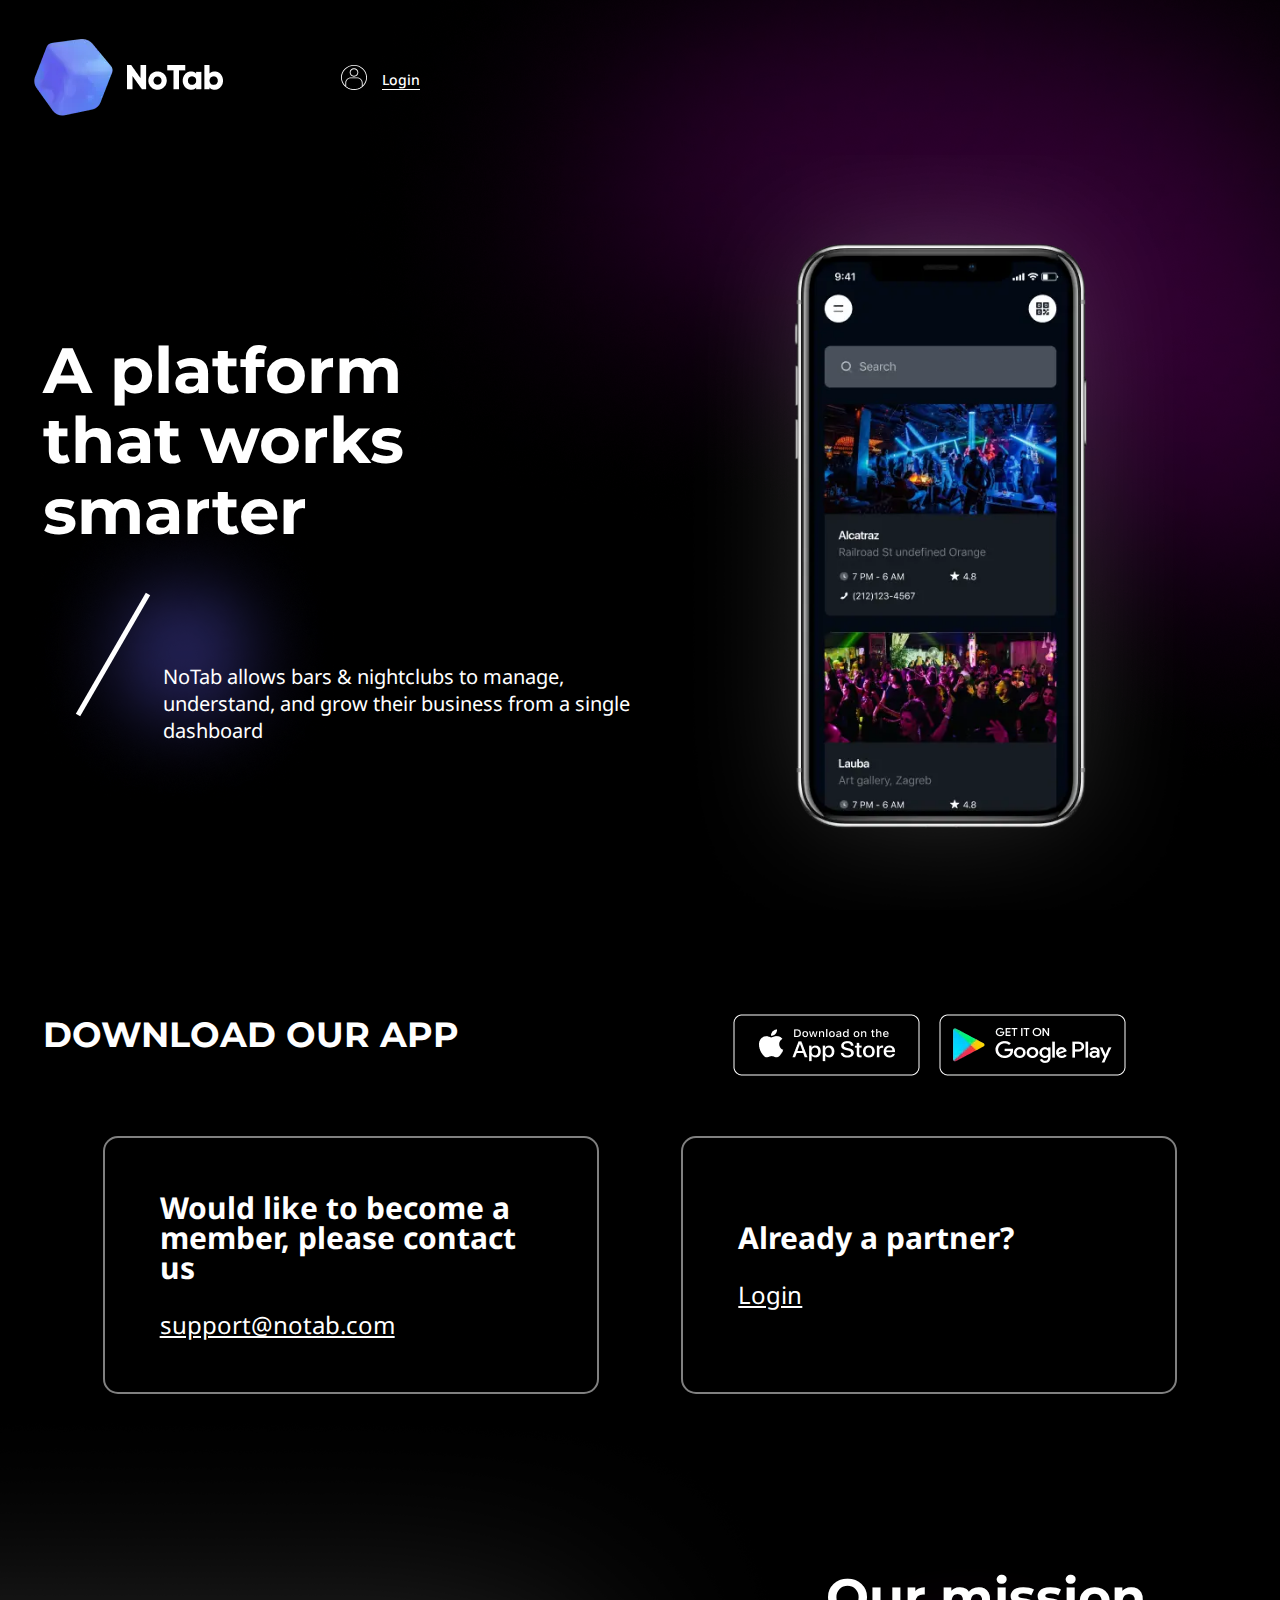
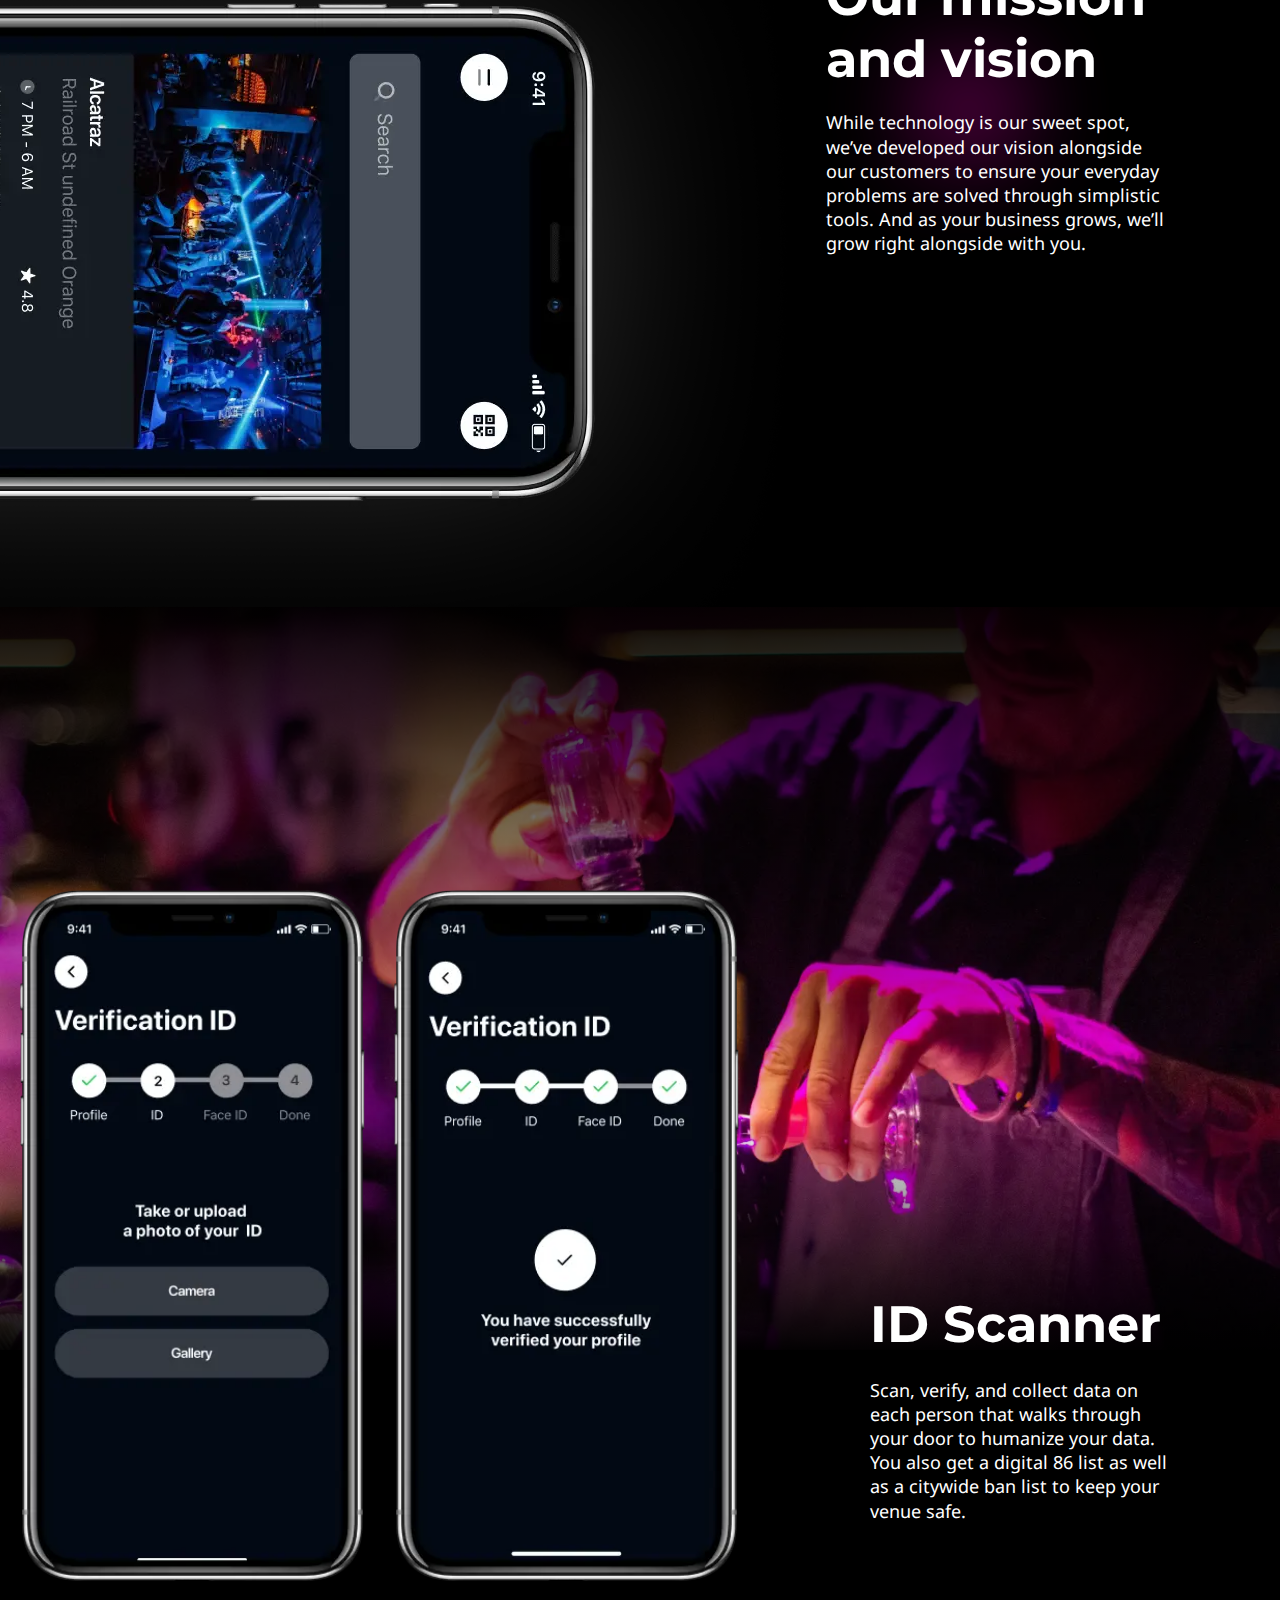
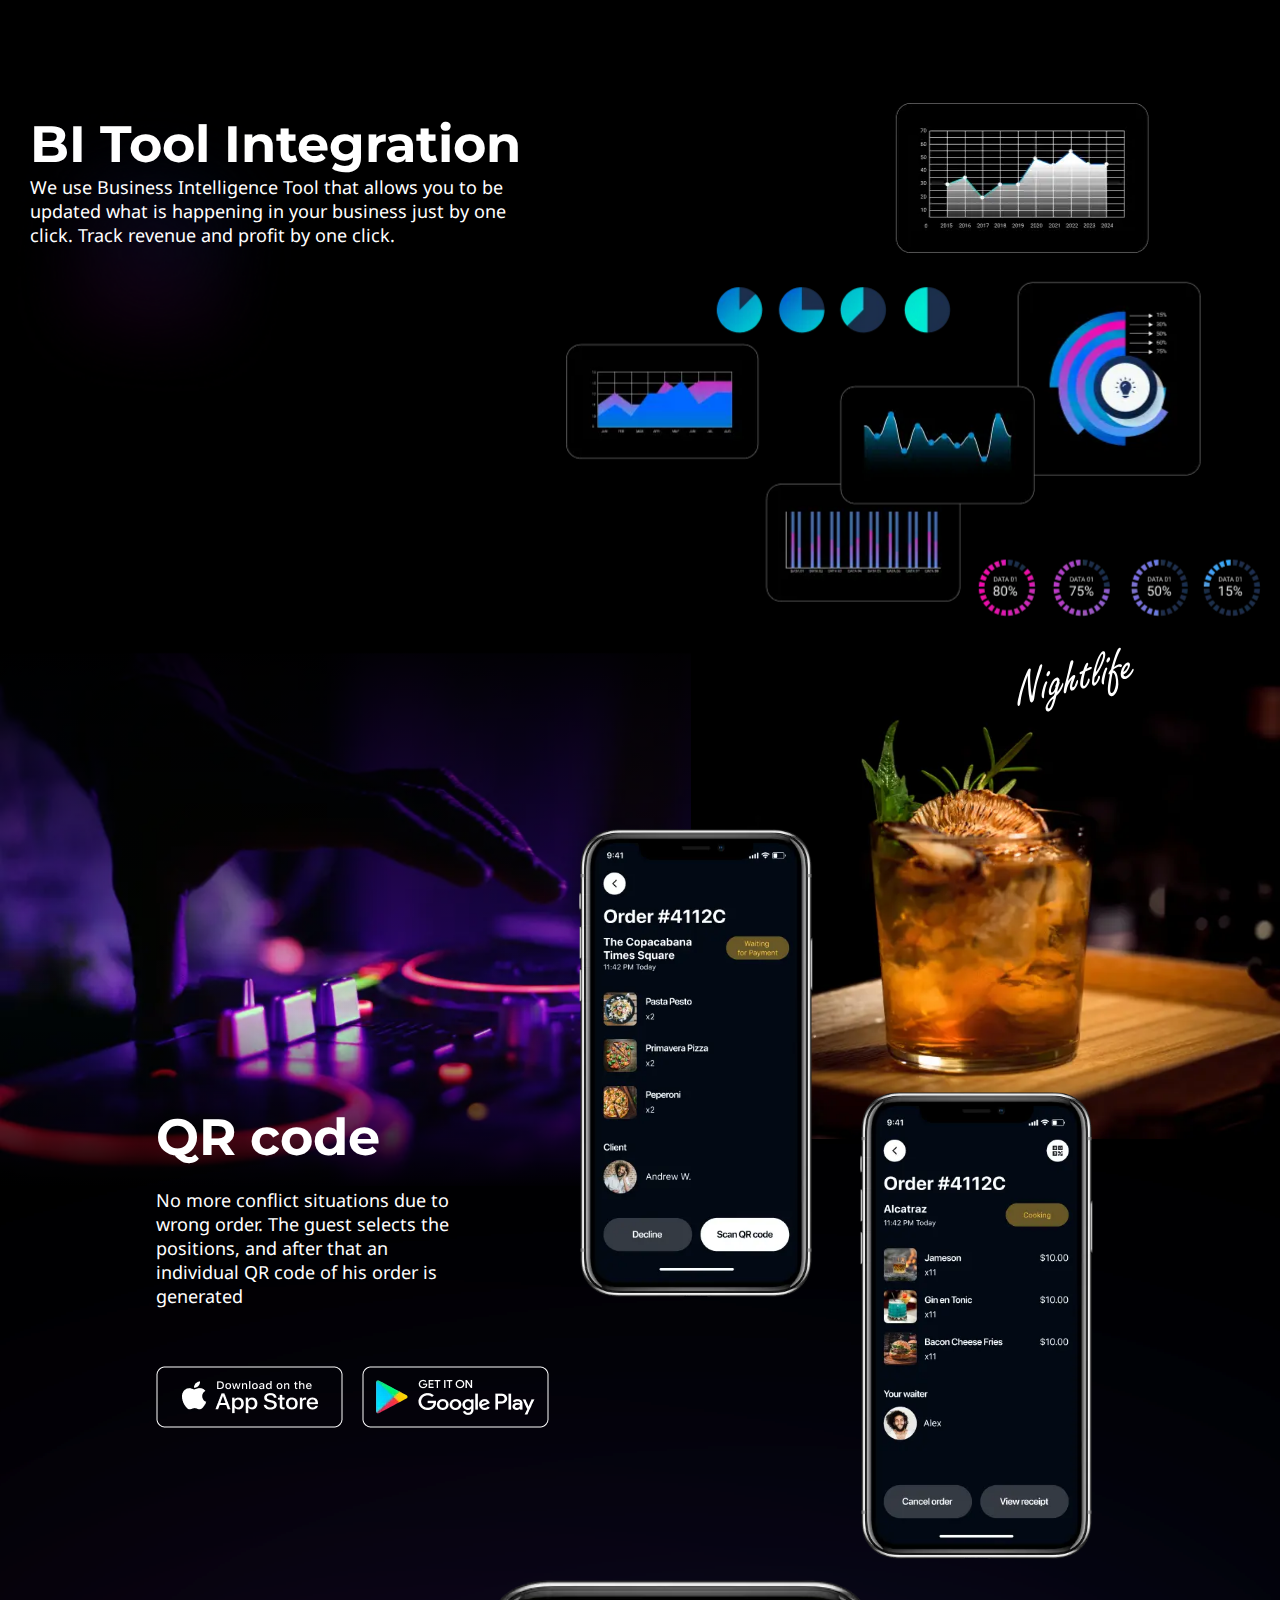
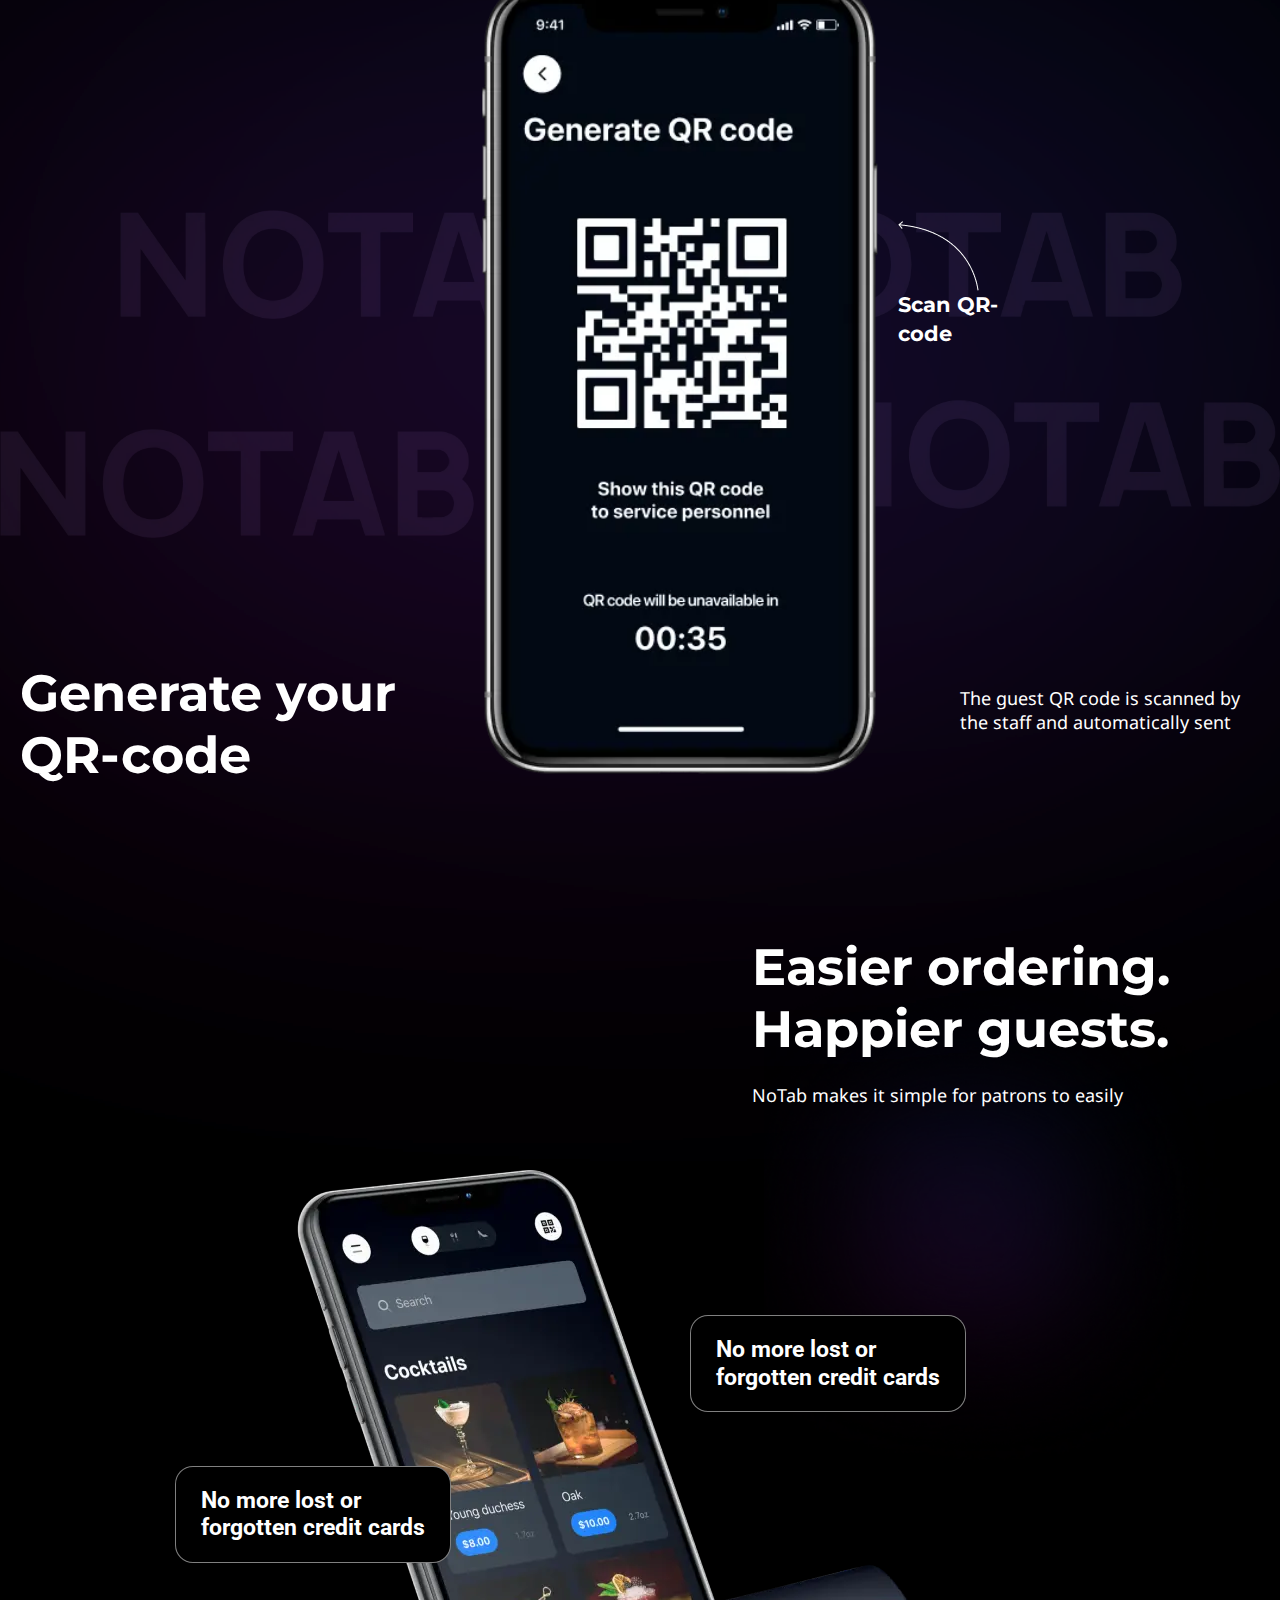
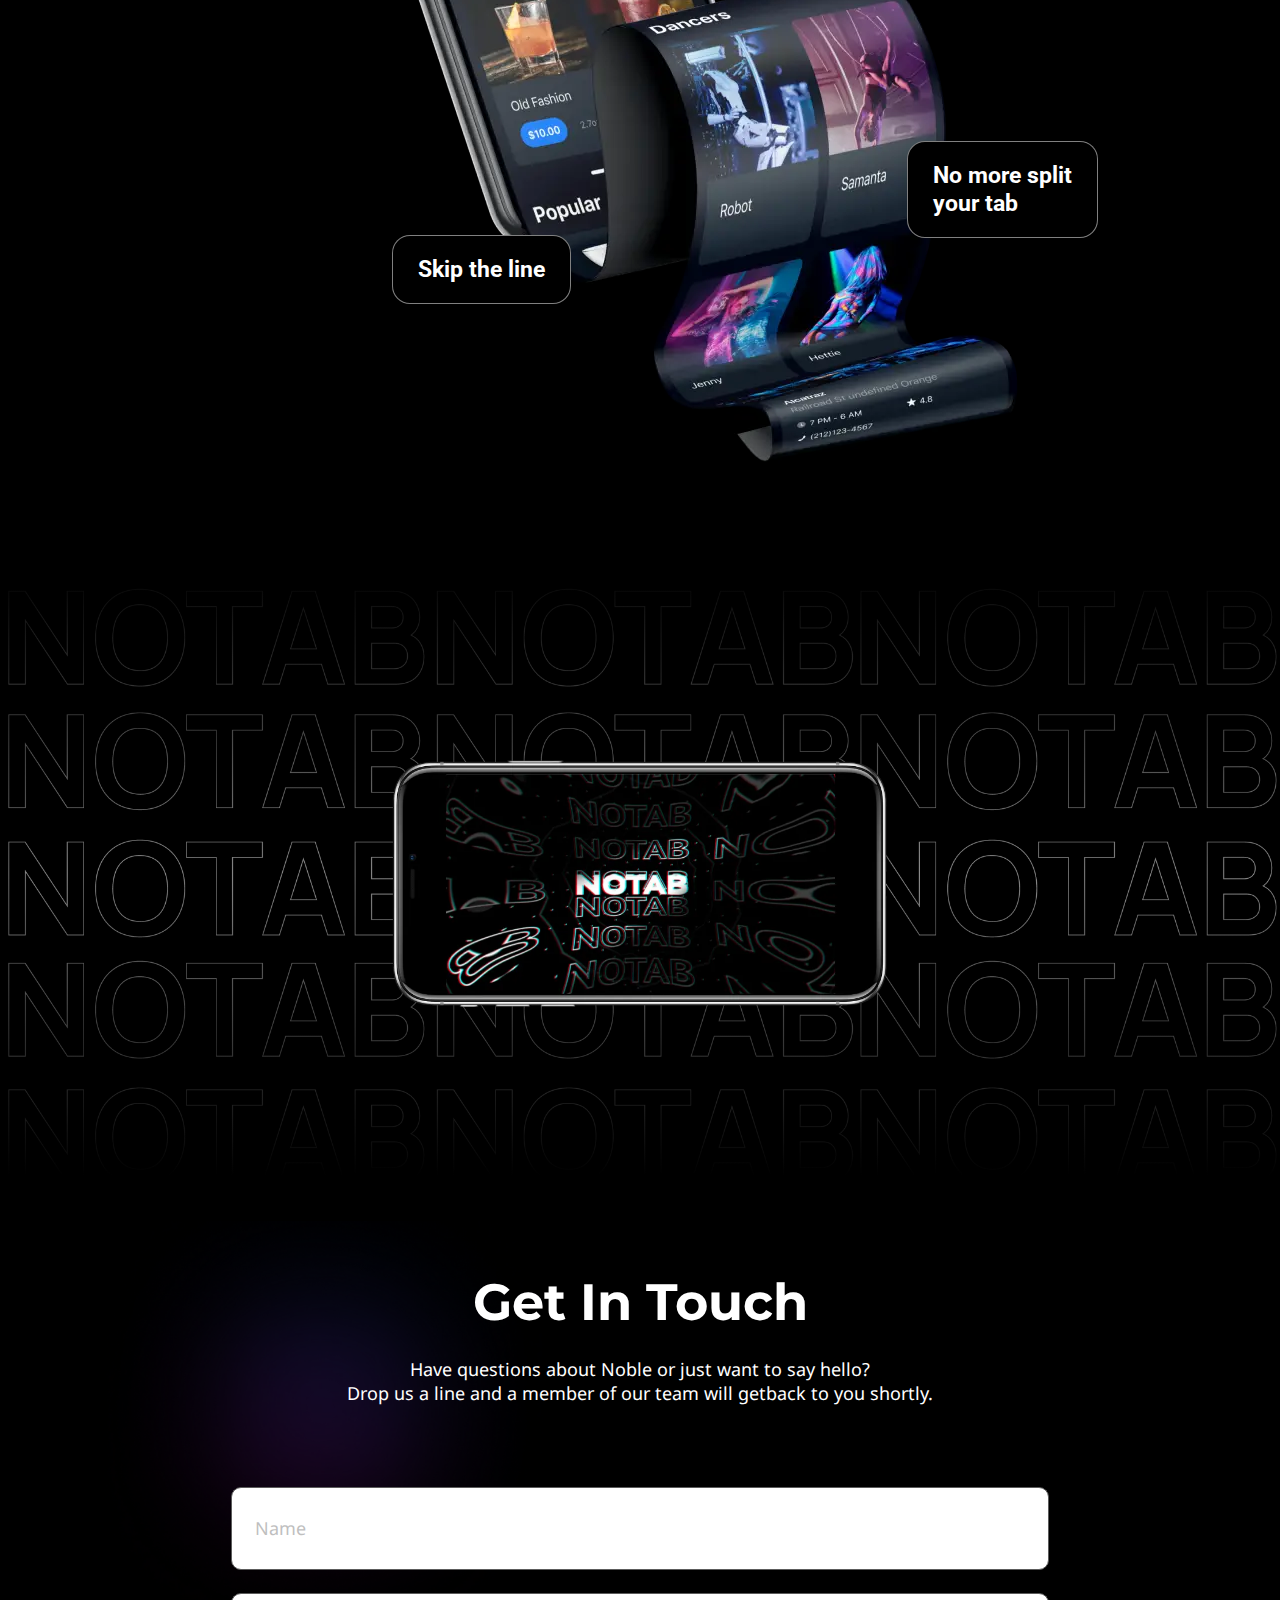
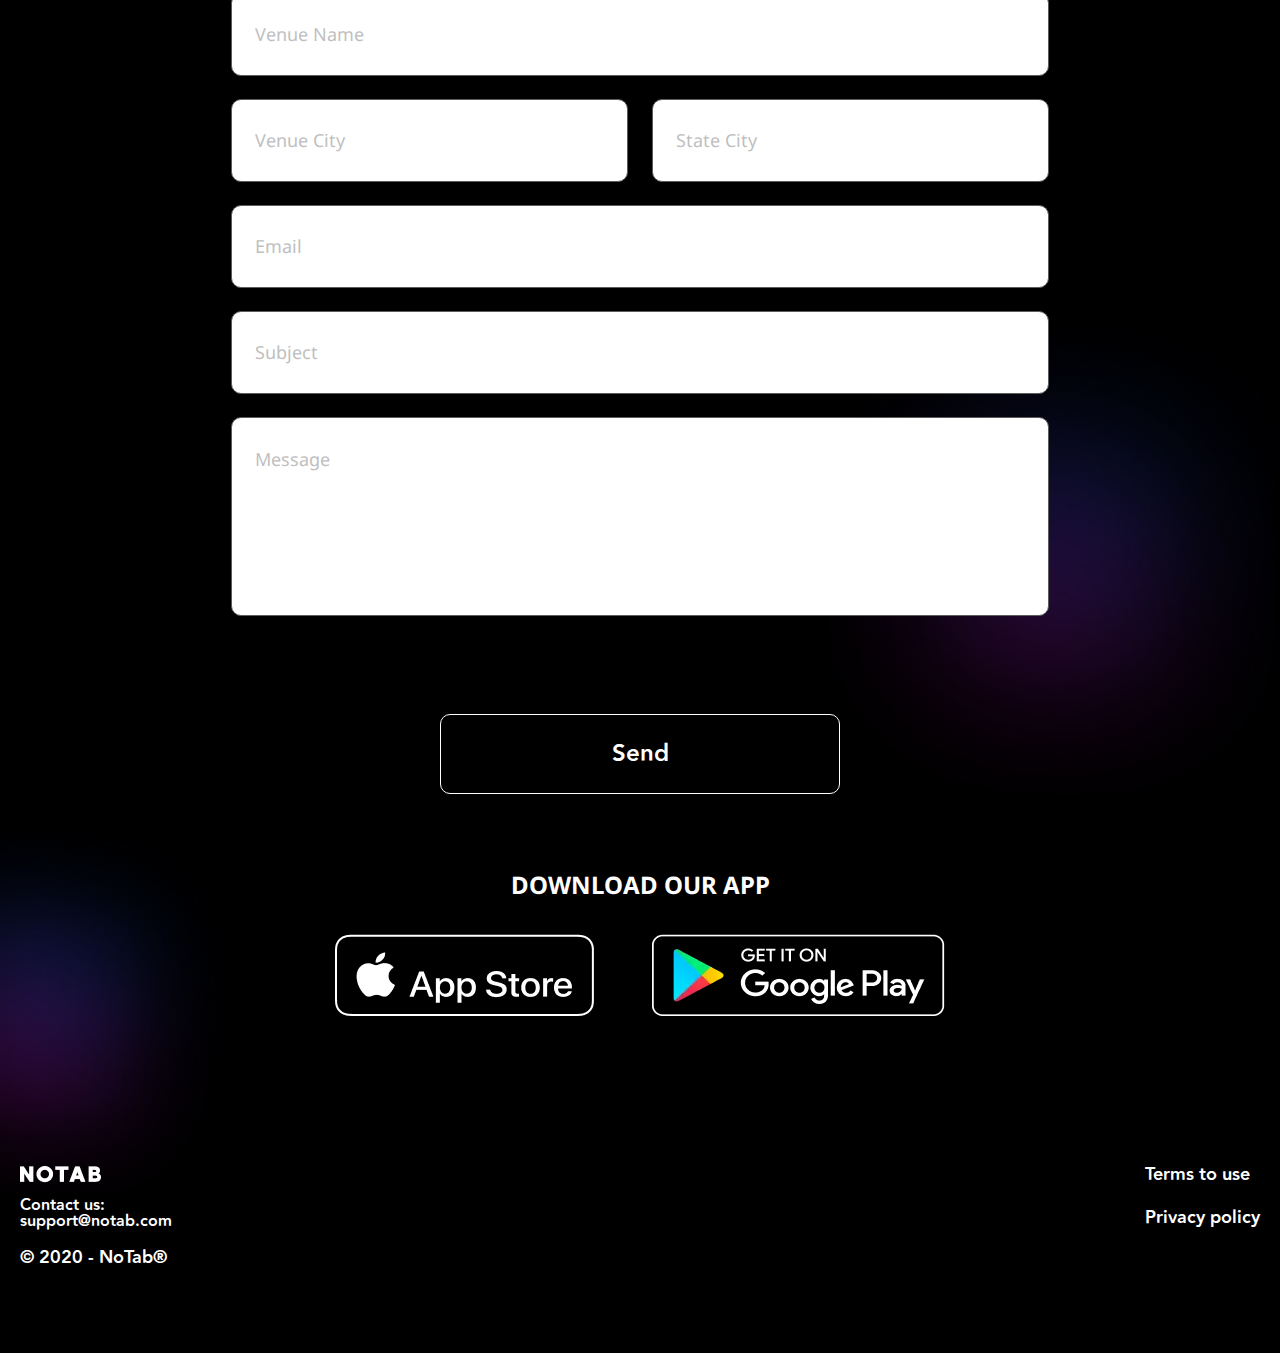
<file: index.html>
<!DOCTYPE html>
<html lang="en">
    <head>
        <meta charset="UTF-8">
        <meta http-equiv="X-UA-Compatible" content="IE=edge">
        <meta name="viewport" content="width=device-width, initial-scale=1.0">
        <link rel="stylesheet" href="css/style.css">
        <title>Purrweb landing</title>
    </head>
<body>
    <header class="header">
        <div class="header">
            <div class="header__container _container">
                <div class="header__content">
                    <div class="header__logo">
                        <picture><source srcset="img/LogoImg.webp" type="image/webp"><img src="img/LogoImg.png" alt=""></picture>
                        <picture><source srcset="img/NoTab.webp" type="image/webp"><img src="img/NoTab.png" alt=""></picture>
                    </div>
                    <a href="#" class="header__login">
                        <img src="img/icons/User.svg" alt="">
                        <span>Login</span>
                    </a>
                </div>
            </div>
        </div>
    </header>
    <main class="main">
        <section class="intro">
            <div class="intro__container">
                <div class="intro__content">
                    <div class="intro__info">
                        <h1 class="intro__title">A platform<br>that works smarter</h1>
                        <div class="intro__shadow">
                            <picture><source srcset="img/Ellipse.webp" type="image/webp"><img src="img/Ellipse.png" alt=""></picture>
                        </div>
                        <div class="intro__text">
                            <span></span>
                            <p>NoTab allows bars & nightclubs to manage, understand, and grow their business from a
                                single dashboard
                            </p>
                        </div>
                    </div>
                    <div class="intro__spot">
                        <picture><source srcset="img/Vector.webp" type="image/webp"><img src="img/Vector.png" alt=""></picture>
                    </div>
                    <div class="intro__phone">
                        <div class="intro__image">
                            <picture><source srcset="img/Intro_phone.webp" type="image/webp"><img src="img/Intro_phone.png" alt=""></picture>
                        </div>
                    </div>
                    <div class="intro__download">
                        <h2>Download our app</h2>
                        <div class="intro__buttons">
                            <div class="intro__button">
                                <a href="#"><picture><source srcset="img/AppStoreButton.webp" type="image/webp"><img src="img/AppStoreButton.png" alt="Кнопка 1"></picture></a>
                            </div>
                            <div class="intro__button">
                                <a href="#"><picture><source srcset="img/GooglePlayButton.webp" type="image/webp"><img src="img/GooglePlayButton.png" alt="Кнопка 2"></picture></a>
                            </div>
                        </div>
                    </div>
                </div>

            </div>
        </section>
        <div class="cookies">
            <div class="cookies__content _container">
                <p>We use cookie to improve your experience on our site. By using our site you consent cookies. </p>
                <button id="cookiesButton"><span>Ok</span></button>
            </div>
        </div>
        <section class="contacts">
            <div class="contacts__container _container">
                <div class="contacts__content">
                    <div class="contacts__blocks">
                        <div class="contacts__block">
                            <h2 class="contacts__title">
                                Would like to become
                                a member, please contact us
                            </h2>
                            <a href="mailto:support@notab.com" class="contacts__link">support@notab.com</a>
                        </div>
                        <div class="contacts__block">
                            <h2 class="contacts__title">
                                Already a partner?
                            </h2>
                            <a href="#" class="contacts__link">Login</a>
                        </div>
                    </div>
                </div>
            </div>
        </section>
        <section class="mission">
            <div class="mission__content _container">
                <div class="mission__image">
                    <picture><source srcset="img/Mission_phone2.webp" type="image/webp"><img src="img/Mission_phone2.png" alt=""></picture>
                </div>
                <div class="mission__info">
                    <div class="mission__shadow">
                        <img src="img/Ellipse2.svg" alt="">
                    </div>
                    <h2 class="mission__title">
                        Our mission and vision
                    </h2>
                    <p class="mission__text">
                        While technology is our sweet spot, we’ve developed our vision alongside
                        our customers to ensure your everyday problems are solved through simplistic tools. And as your
                        business grows, we’ll grow right alongside with you.
                    </p>
                </div>
            </div>
        </section>
        <section class="scanner">
            <div class="scanner__back">
                <picture><source srcset="img/idSca.webp" type="image/webp"><img src="img/idSca.png" alt=""></picture>
            </div>
            <div class="scanner__container _container">
                <div class="scanner__content">
                    <div class="scanner__phones">
                        <div class="scanner__phone">
                            <picture><source srcset="img/scan_phone1.webp" type="image/webp"><img src="img/scan_phone1.png" alt=""></picture>
                        </div>
                        <div class="scanner__phone">
                            <picture><source srcset="img/scan_phone2.webp" type="image/webp"><img src="img/scan_phone2.png" alt=""></picture>
                        </div>
                    </div>
                    <div class="scanner__info">
                        <div class="scanner__title">
                            <h2>
                                ID Scanner
                            </h2>
                            <p> Scan, verify, and collect data on each person that walks through your door
                                to humanize your data. You also get
                                a digital 86 list as well as a citywide ban list to keep your venue safe.</p>
                        </div>
                    </div>
                </div>
            </div>
        </section>
        <section class="tools">
            <div class="tools__container _container">
                <div class="tools__shadow">
                    <picture><source srcset="img/Rectangle.webp" type="image/webp"><img src="img/Rectangle.png" alt=""></picture>
                </div>
                <div class="tools__content">
                    <div class="tools__info">
                        <h2 class="_title">BI Tool Integration</h2>
                        <p class="_text">We use Business Intelligence Tool that allows you to be updated what is
                            happening in your business just by one click. Track revenue and profit by one click.</p>
                    </div>
                    <div class="tools__diagrams">
                        <div class="tools__diagram">
                            <picture><source srcset="img/Tool1.webp" type="image/webp"><img src="img/Tool1.png" alt=""></picture>
                        </div>
                        <div class="tools__diagram">
                            <picture><source srcset="img/Tool2.webp" type="image/webp"><img src="img/Tool2.png" alt=""></picture>
                        </div>
                        <div class="tools__diagram">
                            <picture><source srcset="img/Tool3.webp" type="image/webp"><img src="img/Tool3.png" alt=""></picture>
                        </div>
                        <div class="tools__diagram">
                            <picture><source srcset="img/Tool4.webp" type="image/webp"><img src="img/Tool4.png" alt=""></picture>
                        </div>
                        <div class="tools__diagram">
                            <picture><source srcset="img/Tool5.webp" type="image/webp"><img src="img/Tool5.png" alt=""></picture>
                        </div>
                        <div class="tools__diagram">
                            <picture><source srcset="img/Tool6.webp" type="image/webp"><img src="img/Tool6.png" alt=""></picture>
                        </div>
                        <div class="tools__diagram">
                            <picture><source srcset="img/Tool7.webp" type="image/webp"><img src="img/Tool7.png" alt=""></picture>
                        </div>
                    </div>
                </div>
            </div>
        </section>
        <section class="qr">
            <div class="qr__container">
                <div class="qr__content">
                    <div class="qr__info">
                        <div class="qr__back">
                            <picture><source srcset="img/QR1.webp" type="image/webp"><img src="img/QR1.png" alt=""></picture>
                        </div>
                        <div class="qr__code">
                            <h2 class="_title">
                                QR code
                            </h2>
                            <p class="_text">
                                No more conflict situations due to wrong order. The guest selects the positions, and
                                after that an individual QR code of his order is generated
                            </p>
                            <div class="qr__buttons">
                                <div class="qr__button">
                                    <a href="#"><picture><source srcset="img/AppStoreButton.webp" type="image/webp"><img src="img/AppStoreButton.png" alt="Кнопка 1"></picture></a>
                                </div>
                                <div class="qr__button">
                                    <a href="#"><picture><source srcset="img/GooglePlayButton.webp" type="image/webp"><img src="img/GooglePlayButton.png" alt="Кнопка 2"></picture></a>
                                </div>
                            </div>
                        </div>
                    </div>
                    <div class="qr__nightlike">
                        <div class="qr__signature">
                            <img src="img/Nightlike.svg" alt="">
                        </div>
                        <div class="qr__nightlike-back">
                            <picture><source srcset="img/QR2.webp" type="image/webp"><img src="img/QR2.png" alt=""></picture>
                        </div>
                        <div class="qr__phones">
                            <div class="qr__phone">
                                <picture><source srcset="img/QRphone1.webp" type="image/webp"><img src="img/QRphone1.png" alt=""></picture>
                            </div>
                            <div class="qr__phone">
                                <picture><source srcset="img/QRphone2.webp" type="image/webp"><img src="img/QRphone2.png" alt=""></picture>
                            </div>
                        </div>
                    </div>
                </div>
            </div>
        </section>
        <section class="how">
            <div class="how__back">
                <picture><source srcset="img/hownotab.webp" type="image/webp"><img src="img/hownotab.png" alt="img"></picture>
            </div>
            <div class="how__content _container">
                <h2 class="_title">Generate your QR-code</h2>
                <div class="how__phone">
                    <div class="how__image">
                        <picture><source srcset="img/howPhone.webp" type="image/webp"><img src="img/howPhone.png" alt=""></picture>
                    </div>
                    <div class="how__arrow">
                        <picture><source srcset="img/howArrow.webp" type="image/webp"><img src="img/howArrow.png" alt=""></picture>
                        <h3>Scan QR-code</h3>
                    </div>
                </div>
                <p class="_text">
                    The guest QR code is scanned by the staff and automatically sent
                </p>
            </div>
        </section>
        <section class="advantages">
            <div class="advantages__container _container">
                <div class="advantages__content">
                    <div class="advantages__info">
                        <h2 class="_title">
                            Easier ordering. Happier guests.
                        </h2>
                        <p class="_text">
                            NoTab makes it simple for patrons to easily
                        </p>
                    </div>
                    <div class="advantages__shadow">
                        <picture><source srcset="img/AdvantagesShadow.webp" type="image/webp"><img src="img/AdvantagesShadow.png" alt=""></picture>
                    </div>
                    <div class="advantages__main">
                        <div class="advantages__clouds">
                            <div class="advantages__cloud"><span>
                                    No more lost or <br> forgotten credit cards
                                </span></div>
                            <div class="advantages__cloud"><span>
                                    No more lost or <br> forgotten credit cards
                                </span></div>
                            <div class="advantages__cloud"><span>
                                    Skip the line</span></div>
                            <div class="advantages__cloud"><span>
                                    No more split <br> your tab
                                </span></div>
                        </div>
                        <div class="advantages__image">
                            <picture><source srcset="img/AdvanatesPhone.webp" type="image/webp"><img src="img/AdvanatesPhone.png" alt=""></picture>
                        </div>

                    </div>
                </div>
            </div>
        </section>
        <section class="notab">
            <div class="notab__back">
                <picture><source srcset="img/notabBack.webp" type="image/webp"><img src="img/notabBack.png" alt="Back"></picture>
            </div>
            <div class="notab__phone _container">
                <div class="notab__image">
                    <picture><source srcset="img/notabPhone.webp" type="image/webp"><img src="img/notabPhone.png" alt=""></picture>
                </div>
            </div>
        </section>
        <form action="#" method="post" class="form">
            <div class="form__container _container">
                <div class="form__content">
                    <h2 class="form__title _title">Get In Touch</h2>
                    <p class="form__text _text">Have questions about Noble or just want to say hello? <br> Drop us a
                        line and a member of our team will getback to you shortly.</p>
                    <input type="text" placeholder="Name" name="name" id="">
                    <input type="text" placeholder="Venue Name" name="venueName" id="">
                    <div class="form__location">
                        <input type="text" placeholder="Venue City" name="venueCity" id="">
                        <input type="text" placeholder="State City" name="stateCity" id="">
                    </div>
                    <input type="text" placeholder="Email" name="email" id="">
                    <input type="text" placeholder="Subject" name="subject" id="">
                    <textarea placeholder="Message" name="message" id="" cols="30" rows="10"></textarea>
                    <button class="form__button"><span>Send</span></button>
                </div>
                <div class="form__shadows">
                    <div class="form__shadow">
                        <picture><source srcset="img/fromShadow1.webp" type="image/webp"><img src="img/fromShadow1.png" alt=""></picture>
                    </div>
                    <div class="form__shadow">
                        <picture><source srcset="img/fromShadow2.webp" type="image/webp"><img src="img/fromShadow2.png" alt=""></picture>
                    </div>
                </div>
            </div>
        </form>
        <section class="download">
            <div class="download__container _container">
                <div class="download__content">
                    <h2 class="download__title">
                        Download our app
                    </h2>
                    <div class="download__buttons">
                        <a class="download__button" href="#"><picture><source srcset="img/down1.webp" type="image/webp"><img src="img/down1.png" alt=""></picture></a>
                        <a class="download__button" href="#"><picture><source srcset="img/down2.webp" type="image/webp"><img src="img/down2.png" alt=""></picture></a>
                    </div>
                </div>
            </div>
        </section>
    </main>
    <footer class="footer">
        <div class="footer__container _container">
            <div class="footer__content">
                <div class="footer__contacts">
                    <picture><source srcset="img/footerLogo.webp" type="image/webp"><img class="footer__logo" src="img/footerLogo.png" alt=""></picture>
                    <p class="footer__contact">
                        Contact us: <br> <a href="#" class="footer__link">support@notab.com</a>
                    </p>
                    <p class="footer__lable">© 2020 - NoTab®</p>
                </div>
                <div class="footer__terms">
                    <p class="footer__term">Terms to use</p>
                    <p class="footer__policy">Privacy policy</p>
                </div>
                <div class="footer__shadow">
                    <picture><source srcset="img/footerShadow.webp" type="image/webp"><img src="img/footerShadow.png" alt=""></picture>
                </div>
            </div>
        </div>
    </footer>
    <script src="js/app.min.js"></script>
</body>

</html>
</file>
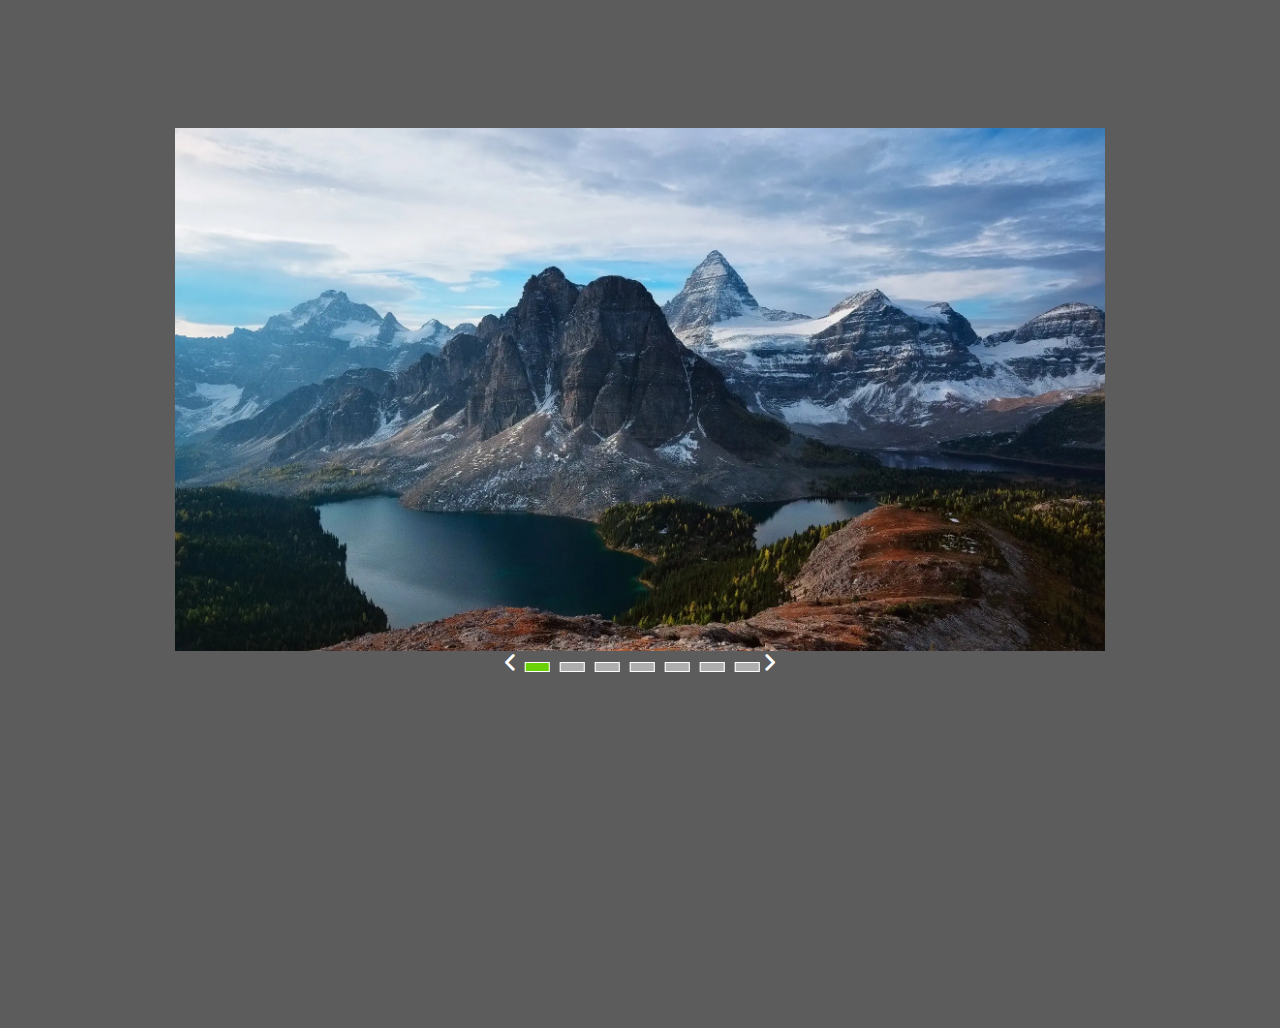
<file: slider.html>
<!DOCTYPE html>
<html lang="en">

<head>
    <meta charset="UTF-8">
    <meta http-equiv="X-UA-Compatible" content="IE=edge">
    <meta name="viewport" content="width=device-width, initial-scale=1.0">
    <link rel="stylesheet" href="css/slider.css">
    <title>Slider</title>
</head>

<body>
    <div class="slider">
        <div class="slider__container _container">
            <div class="slider__content">
                <div class="slider__images">
                    <div class="slider__image">
                        <picture><source srcset="img/slider/1.webp" type="image/webp"><img src="img/slider/1.jpg" alt=""></picture>
                    </div>
                    <div class="slider__image">
                        <picture><source srcset="img/slider/2.webp" type="image/webp"><img src="img/slider/2.jpg" alt=""></picture>
                    </div>
                    <div class="slider__image">
                        <picture><source srcset="img/slider/3.webp" type="image/webp"><img src="img/slider/3.jpg" alt=""></picture>
                    </div>
                    <div class="slider__image">
                        <picture><source srcset="img/slider/4.webp" type="image/webp"><img src="img/slider/4.jpg" alt=""></picture>
                    </div>
                    <div class="slider__image">
                        <picture><source srcset="img/slider/5.webp" type="image/webp"><img src="img/slider/5.jpg" alt=""></picture>
                    </div>
                    <div class="slider__image">
                        <picture><source srcset="img/slider/6.webp" type="image/webp"><img src="img/slider/6.jpg" alt=""></picture>
                    </div>
                    <div class="slider__image">
                        <picture><source srcset="img/slider/7.webp" type="image/webp"><img src="img/slider/7.jpg" alt=""></picture>
                    </div>
                </div>
                <div class="slider__buttons">
                    <div class="slider__left icon-left">

                    </div>
                    <div class="slider__right icon-right">

                    </div>
                </div>
            </div>
        </div>
    </div>

    <script src="js/app.js"></script>
</body>

</html>
</file>
<file: css/style.css>
@charset "UTF-8";

@import url("https://fonts.googleapis.com/css2?family=Manrope:wght@700&family=Montserrat:wght@700&family=Noto+Sans:wght@400;500;700&family=Roboto:wght@500;700&display=swap");
@font-face {
  font-family: Avenir Heavy;
  font-display: swap;
  src: url("../fonts/Avenir Heavy.woff2") format("woff2"), url("../fonts/Avenir Heavy.woff") format("woff");
  font-weight: 400;
  font-style: normal;
}

@font-face {
  font-family: Avenir Medium;
  font-display: swap;
  src: url("../fonts/Avenir Medium.woff2") format("woff2"), url("../fonts/Avenir Medium.woff") format("woff");
  font-weight: 400;
  font-style: normal;
}

/*Обнуление*/

* {
  padding: 0;
  margin: 0;
  border: 0;
}

*,
*:before,
*:after {
  box-sizing: border-box;
}

:focus,
:active {
  outline: none;
}

a:focus,
a:active {
  outline: none;
}

nav,
footer,
header,
aside {
  display: block;
}

html,
body {
  height: 100%;
  width: 100%;
  font-size: 100%;
  line-height: 1;
  font-size: 14px;
  -ms-text-size-adjust: 100%;
  -moz-text-size-adjust: 100%;
  -webkit-text-size-adjust: 100%;
}

input,
button,
textarea {
  font-family: inherit;
}

input::-ms-clear {
  display: none;
}

button {
  cursor: pointer;
}

button::-moz-focus-inner {
  padding: 0;
  border: 0;
}

a,
a:visited {
  text-decoration: none;
}

a:hover {
  text-decoration: none;
}

ul li {
  list-style: none;
}

img {
  vertical-align: top;
}

h1,
h2,
h3,
h4,
h5,
h6 {
  font-size: inherit;
  font-weight: inherit;
}

/*--------------------*/

._container {
  max-width: 1270px;
  margin: 0 auto;
  padding: 0 15px;
}

.header {
  position: relative;
  z-index: 2;
}

.header__container {
  margin: 23px auto;
}

.header__content {
  max-width: 400px;
  display: flex;
  justify-content: space-between;
  align-items: center;
}

.header__logo {
  display: flex;
  align-items: center;
}

.header__login {
  cursor: pointer;
  display: flex;
  align-items: flex-end;
}

.header__login:hover span {
  border-bottom: 1px solid #000;
}

.header__login span {
  color: #fff;
  font-family: "Noto Sans", sans-serif;
  font-weight: 500;
  margin-left: 15px;
  padding-bottom: 2px;
  border-bottom: 1px solid #fff;
}

body {
  font-family: Avenir Heavy;
  background-color: #000;
  color: #fff;
}

._title {
  font-family: "Montserrat", sans-serif;
  font-weight: 700;
  line-height: 1.22;
  font-size: 51px;
}

._text {
  font-family: "Noto Sans", sans-serif;
  font-weight: 400;
  line-height: 1.34;
  font-size: 18px;
}

.intro__container {
  max-width: 1255px;
  margin: 0 auto;
  padding-left: 15px;
}

.intro__content {
  display: flex;
  flex-wrap: wrap;
  overflow: hidden;
}

.intro__info {
  position: relative;
  z-index: 1;
  width: 52%;
  padding-left: 15px;
}

.intro__title {
  font-size: 64px;
  position: relative;
  z-index: 1;
  font-family: "Montserrat", sans-serif;
  font-weight: 700;
  line-height: 1.1;
  margin: 20vh 0 10vh 0;
}

.intro__text span {
  display: inline-block;
  width: 140px;
  height: 5px;
  background-color: #fff;
  transform: rotateZ(120deg);
}

.intro__text p {
  margin-left: 120px;
}

.intro__shadow {
  position: absolute;
  top: 40%;
  left: 0%;
  z-index: 0;
}

.intro__text {
  position: relative;
  z-index: 1;
  font-size: 20px;
  font-family: "Noto Sans", sans-serif;
  line-height: 1.35;
  font-weight: 400;
}

.intro__spot {
  position: absolute;
  top: 0;
  right: 0;
  z-index: 0;
}

.intro__phone {
  position: relative;
  z-index: 1;
  width: 48%;
}

.intro__image {
  width: 100%;
  height: 100%;
}

.intro__image img {
  width: 90%;
  height: 90%;
  -o-object-fit: cover;
     object-fit: cover;
}

.intro__download {
  display: flex;
  width: 100%;
  position: relative;
  padding: 0 15px;
  z-index: 2;
  flex-wrap: wrap;
  align-items: center;
  justify-content: space-between;
}

.intro__download h2 {
  font-size: 35px;
  font-weight: 700;
  font-family: "Montserrat", sans-serif;
  text-transform: uppercase;
  margin-right: 15px;
}

.intro__buttons {
  margin-top: 20px;
  display: flex;
  margin-right: 12%;
}

.intro__button:not(:last-child) {
  margin-right: 5%;
}

.cookies {
  background: #212834;
  width: 100%;
  height: 0;
  position: fixed;
  z-index: 4;
  left: 0;
  bottom: 0;
  overflow: hidden;
  transition: all 0.2s linear;
}

.cookies__content {
  display: flex;
  justify-content: space-between;
  align-items: center;
  position: relative;
  top: 50%;
  transform: translate(0, -50%);
}

.cookies__content p {
  font-family: "Noto Sans", sans-serif;
  font-weight: 400;
  font-size: 14px;
}

.cookies__content button {
  padding: 13px 43px;
  background: #373D48;
  border-radius: 5px;
  color: #fff;
  text-transform: uppercase;
  font-family: "Noto Sans", sans-serif;
  font-weight: 400;
  border: 1px solid #999ca1;
  transition: all 0.2s linear;
}

.cookies__content button:hover {
  background-color: #fff;
  color: #000;
}

.contacts__container {
  margin: 60px auto 0 auto;
}

.contacts__blocks {
  display: flex;
  justify-content: space-evenly;
  flex-wrap: wrap;
}

.contacts__block {
  display: flex;
  flex-direction: column;
  padding: 55px;
  border: 2px solid rgba(255, 255, 255, 0.5);
  border-radius: 15px;
  width: 40%;
  justify-content: center;
}

.contacts__title {
  font-family: "Noto Sans", sans-serif;
  font-weight: 700;
  font-size: 30px;
  margin-bottom: 30px;
}

.contacts__link {
  color: #fff;
  font-family: "Noto Sans", sans-serif;
  font-weight: 400;
  font-size: 24px;
  text-decoration: underline;
  transition: all 0.2s linear;
}

.mission__content {
  display: flex;
  position: relative;
}

.mission__image {
  position: absolute;
  top: 0;
  left: -40%;
}

.mission__info {
  width: 28%;
  position: relative;
  left: 65%;
  transform: translateY(60%);
}

.mission__shadow {
  position: absolute;
  z-index: -1;
}

.mission__title {
  font-family: "Montserrat", sans-serif;
  font-weight: 700;
  font-size: 51px;
  line-height: 1.21;
  margin-bottom: 20px;
}

.mission__text {
  font-family: "Noto Sans", sans-serif;
  font-weight: 400;
  line-height: 1.34;
  font-size: 18px;
}

.scanner__back {
  width: 100%;
  height: 100%;
  position: relative;
  z-index: 1;
}

.scanner__back img {
  width: 100%;
  height: 100%;
  -o-object-fit: cover;
     object-fit: cover;
}

.scanner__back:after {
  content: "";
  width: 100%;
  height: 120%;
  display: block;
  position: absolute;
  top: 0;
  left: 0;
  z-index: 2;
  background: linear-gradient(180deg, #000000 -3.1%, rgba(0, 0, 0, 0) 56.76%, #000000 83.92%);
}

.scanner__content {
  display: flex;
  margin-top: -460px;
  justify-content: space-between;
  position: relative;
  z-index: 3;
}

.scanner__phones {
  display: flex;
  width: 58%;
  justify-content: space-between;
}

.scanner__phone {
  width: 48%;
}

.scanner__phone img {
  width: 100%;
  height: 100%;
  -o-object-fit: cover;
     object-fit: cover;
}

.scanner__info {
  width: 25%;
  margin-right: 80px;
  margin-bottom: 60px;
  align-self: flex-end;
}

.scanner__title h2 {
  font-family: "Montserrat", sans-serif;
  font-weight: 700;
  font-size: 51px;
  line-height: 1.22;
  margin-bottom: 23px;
}

.scanner__title p {
  font-family: "Noto Sans", sans-serif;
  font-size: 18px;
  font-weight: 400;
  line-height: 1.34;
}

.tools {
  position: relative;
  margin: 100px 0 0 0;
}

.tools__container {
  overflow: hidden;
}

.tools__shadow {
  position: absolute;
  overflow: hidden;
  top: 0;
  left: 0;
  z-index: -1;
  width: 25%;
}

.tools__shadow img {
  width: 100%;
  -o-object-fit: cover;
     object-fit: cover;
}

.tools__content {
  display: flex;
  margin: 20px 0 390px 0;
}

.tools__info {
  flex: 1 1 auto;
  padding: 10px;
  width: 42%;
}

.tools__diagrams {
  width: 58%;
  flex: 1 1 auto;
  position: relative;
  display: flex;
}

.tools__diagram {
  position: absolute;
}

.tools__diagram img {
  width: 100%;
  height: 100%;
  -o-object-fit: cover;
     object-fit: cover;
}

.tools__diagram:nth-child(1) {
  width: 35.236%;
  transform: translate(140%, 0);
}

.tools__diagram:nth-child(2) {
  width: 32.59%;
  transform: translate(75%, 400%);
}

.tools__diagram:nth-child(3) {
  width: 25.49%;
  transform: translate(260%, 92%);
  z-index: 0;
}

.tools__diagram:nth-child(4) {
  width: 26.88%;
  transform: translate(13%, 207%);
}

.tools__diagram:nth-child(5) {
  width: 27.16%;
  transform: translate(153%, 237%);
  z-index: 1;
}

.tools__diagram:nth-child(6) {
  width: 27.16%;
  transform: translate(115%, 322%);
  z-index: 0;
}

.tools__diagram:nth-child(7) {
  width: 39.275%;
  transform: translate(155%, 800%);
}

.qr__content {
  display: flex;
  overflow: hidden;
}

.qr__info {
  margin-right: 5px;
}

.qr__back {
  width: 54vw;
  position: relative;
  z-index: 0;
}

.qr__back img {
  -o-object-fit: cover;
     object-fit: cover;
  width: 100%;
  height: 100%;
}

.qr__back:after {
  content: "";
  display: block;
  position: absolute;
  width: 100%;
  height: 120%;
  z-index: 1;
  top: 0;
  left: 0;
  background: linear-gradient(179.83deg, #000000 -3.1%, rgba(0, 0, 0, 0) 56.76%, #000000 83.92%);
}

.qr__code {
  width: 55%;
  max-width: 380px;
  position: relative;
  margin-top: -80px;
  z-index: 2;
  left: 50%;
  transform: translateX(-50%);
}

.qr__code h2 {
  margin-bottom: 20px;
}

.qr__code p {
  max-width: 315px;
  width: 100%;
  margin-bottom: 58px;
}

.qr__buttons {
  margin: 10px 0;
  display: flex;
}

.qr__button:not(:last-child) {
  margin-right: 5%;
}

.qr__nightlike {
  position: relative;
  width: 46vw;
}

.qr__signature {
  position: absolute;
  right: 25%;
  min-width: 90px;
  width: 20%;
}

.qr__signature img {
  width: 100%;
  height: 100%;
  -o-object-fit: cover;
     object-fit: cover;
}

.qr__nightlike-back {
  width: 100%;
}

.qr__nightlike-back img {
  width: 100%;
  height: 100%;
  -o-object-fit: cover;
     object-fit: cover;
}

.qr__phones {
  display: flex;
}

.qr__phone {
  width: 40%;
  height: 100%;
  position: relative;
  z-index: 2;
}

.qr__phone img {
  width: 100%;
  height: 100%;
  -o-object-fit: cover;
     object-fit: cover;
}

.qr__phone:nth-child(1) {
  margin: -53% 8% 0 -20%;
}

.qr__phone:nth-child(2) {
  margin-top: -8%;
}

.how__back {
  width: 100%;
  margin: 250px 0 0 0;
  position: relative;
  z-index: 0;
}

.how__back img {
  width: 100%;
  height: 100%;
  -o-object-fit: cover;
     object-fit: cover;
}

.how__back ::after {
  content: "";
  display: block;
  position: absolute;
  z-index: 1;
  width: 100%;
  height: 160%;
  top: -35%;
  left: 0;
  background: linear-gradient(12.08deg, #F101BF 2.82%, #0066FF 97.06%);
  opacity: 0.15;
  filter: blur(311.569px);
}

.how__content {
  position: relative;
  z-index: 2;
  display: flex;
  justify-content: space-between;
}

.how__content h2 {
  margin-top: 10%;
  max-width: 380px;
  width: 32%;
}

.how__content p {
  max-width: 300px;
  margin-top: 12%;
  width: 32%;
}

.how__phone {
  width: 32%;
  position: relative;
  margin-top: -45%;
}

.how__image {
  width: 100%;
}

.how__image img {
  width: 100%;
  height: 100%;
  -o-object-fit: cover;
     object-fit: cover;
}

.how__arrow {
  position: absolute;
  top: 30%;
  left: 105%;
}

.how__arrow h3 {
  width: 180%;
  font-family: "Montserrat", sans-serif;
  font-weight: 700;
  font-size: 21px;
  line-height: 1.34;
}

.advantages__container {
  margin-top: 150px;
}

.advantages__content {
  position: relative;
  display: flex;
  flex-direction: column;
}

.advantages__info {
  position: relative;
  z-index: 2;
  align-self: end;
  width: 41%;
}

.advantages__info h2 {
  margin-bottom: 23px;
}

.advantages__shadow {
  width: 40%;
  position: absolute;
  right: 0%;
  top: 0%;
}

.advantages__shadow img {
  width: 100%;
  height: 100%;
  -o-object-fit: contain;
     object-fit: contain;
}

.advantages__main {
  position: relative;
}

.advantages__image {
  width: 70%;
  margin: 0 auto;
}

.advantages__image img {
  width: 100%;
  height: 100%;
  -o-object-fit: cover;
     object-fit: cover;
}

.advantages__cloud {
  position: absolute;
  background-color: #000;
  font-family: "Roboto", sans-serif;
  font-weight: 700;
  display: inline-block;
  line-height: 1.2;
  font-size: 22.8px;
  border: 1px solid rgba(255, 255, 255, 0.5);
  padding: 20px 25px;
  border-radius: 18px;
}

.advantages__cloud:nth-child(1) {
  top: 34.5%;
  left: 12.5%;
}

.advantages__cloud:nth-child(2) {
  top: 20%;
  left: 54%;
}

.advantages__cloud:nth-child(3) {
  top: 70%;
  left: 30%;
}

.advantages__cloud:nth-child(4) {
  top: 61%;
  left: 71.5%;
}

.notab {
  width: 100%;
  position: relative;
}

.notab__back {
  position: relative;
  width: 100%;
  z-index: 0;
}

.notab__back img {
  width: 100%;
  height: 100%;
  -o-object-fit: cover;
     object-fit: cover;
}

.notab__back:after {
  content: "";
  display: block;
  position: absolute;
  width: 100%;
  height: 100%;
  top: 0;
  left: 0;
  z-index: 1;
  background: linear-gradient(360deg, #000000 6.8%, rgba(0, 0, 0, 0) 51.62%, #000000 97.38%);
}

.notab__phone {
  position: absolute;
  width: 41%;
  z-index: 2;
  top: 50%;
  left: 50%;
  transform: translate(-50%, -50%);
}

.notab__phone img {
  width: 100%;
  height: 100%;
  -o-object-fit: cover;
     object-fit: cover;
}

.form {
  overflow: hidden;
}

.form__container {
  margin-top: 50px;
  position: relative;
}

.form__content {
  display: flex;
  position: relative;
  z-index: 2;
  flex-direction: column;
}

.form input {
  font-family: "Noto Sans", sans-serif;
  font-weight: 400;
  line-height: 1.34;
  font-size: 18px;
  width: 66%;
  height: 83px;
  margin: 0 auto 23px auto;
  border-radius: 10px;
  border: 1px solid #5C5C5C;
  padding: 29px 23px;
}

.form input::-moz-placeholder {
  font-family: "Noto Sans", sans-serif;
  font-weight: 400;
  line-height: 1.34;
  font-size: 18px;
  color: #BFBFBF;
}

.form input::placeholder {
  font-family: "Noto Sans", sans-serif;
  font-weight: 400;
  line-height: 1.34;
  font-size: 18px;
  color: #BFBFBF;
}

.form textarea {
  resize: none;
  font-family: "Noto Sans", sans-serif;
  font-weight: 400;
  line-height: 1.34;
  font-size: 18px;
  width: 66%;
  height: 199px;
  margin: 0 auto 23px auto;
  border-radius: 10px;
  border: 1px solid #5C5C5C;
  padding: 29px 23px;
}

.form textarea::-moz-placeholder {
  font-family: "Noto Sans", sans-serif;
  font-weight: 400;
  line-height: 1.34;
  font-size: 18px;
  color: #BFBFBF;
}

.form textarea::placeholder {
  font-family: "Noto Sans", sans-serif;
  font-weight: 400;
  line-height: 1.34;
  font-size: 18px;
  color: #BFBFBF;
}

.form__title {
  text-align: center;
  margin-bottom: 23px;
}

.form__text {
  text-align: center;
  margin-bottom: 82px;
}

.form__location {
  width: 66%;
  display: flex;
  margin: 0 auto;
  justify-content: space-between;
}

.form__location input {
  margin-left: 0;
  margin-right: 0;
  width: 48.5%;
}

.form button {
  display: flex;
  margin: 75px auto;
  justify-content: center;
  align-items: center;
  width: 90%;
  max-width: 400px;
  background-color: rgba(0, 0, 0, 0);
  border: 1px solid #FFFFFF;
  border-radius: 10px;
  height: 80px;
  transition: all 0.2s linear;
}

.form button span {
  color: #fff;
  font-weight: 700;
  font-size: 24px;
  line-height: 1.21;
}

.form button:hover {
  background-color: #fff;
}

.form button:hover span {
  color: #000;
}

.form__shadow {
  width: 40%;
  position: absolute;
  z-index: 0;
}

.form__shadow img {
  width: 100%;
  height: 100%;
  -o-object-fit: cover;
     object-fit: cover;
}

.form__shadow:nth-child(1) {
  top: -10%;
  left: 5%;
}

.form__shadow:nth-child(2) {
  right: 0%;
  top: 50%;
}

.download__title {
  font-size: 24px;
  font-family: "Noto Sans", sans-serif;
  font-weight: 700;
  line-height: 1.36;
  text-transform: uppercase;
  text-align: center;
  margin-bottom: 33px;
}

.download__buttons {
  display: flex;
  width: 610px;
  margin: 0 auto;
  justify-content: space-between;
  margin-bottom: 150px;
}

.footer__container {
  position: relative;
}

.footer__content {
  width: 100%;
  display: flex;
  justify-content: space-between;
  padding-bottom: 86px;

}

.footer__contacts {
  position: relative;
  z-index: 2;
}

.footer__logo {
  margin-bottom: 15px;
}

.footer__contact {
  margin-bottom: 19px;
  font-family: Avenir Heavy;
  font-size: 16px;
  font-weight: 400;
}

.footer__link {
  cursor: pointer;
  color: #fff;
  font-family: Avenir Heavy;
  font-size: 16px;
  font-weight: 600;
}

.footer__link:hover {
  text-decoration: underline;
}

.footer__lable {
  font-size: 18px;
}

.footer__shadow {
  position: absolute;
  width: 35%;
  top: -200%;
  left: -15%;
  z-index: -1;
}

.footer__shadow img {
  width: 100%;
  height: 100%;
  -o-object-fit: cover;
     object-fit: cover;
}

.footer__terms {
  font-family: Avenir Heavy;
  font-size: 18px;
  font-weight: 500;
  margin-bottom: 25px;
}

.footer__policy {
  font-family: Avenir Heavy;
  font-size: 18px;
  font-weight: 500;
  margin-top: 25px;
}

@media (min-width: 901px) {
  .scanner__back {
    margin-top: 525px;
  }
}

@media (max-width: 1200px) {
  .intro__text p {
    margin-left: 0;
  }

  .intro__text span {
    display: none;
  }
}

@media (max-width: 1150px) {
  .mission__image {
    left: -50%;
  }

  .tools__content {
    margin: 20px 0 300px 0;
  }
}

@media (max-width: 1000px) {
  .intro__title {
    font-size: 54px;
  }

  .intro__text p {
    font-size: 18px;
    margin-bottom: 4vh;
  }

  .contacts__block {
    padding: 25px;
  }

  .contacts__title {
    font-size: 26px;
  }

  .mission__image {
    left: -80%;
  }

  .mission__info {
    width: 50%;
    left: 45%;
  }

  .scanner__title h2 {
    font-size: 35px;
    margin-bottom: 15px;
  }

  .scanner__title p {
    font-size: 16px;
  }

  .tools__content {
    margin: 20px 0 200px 0;
  }

  .advantages__cloud {
    font-size: 20px;
    padding: 15px 20px;
  }

  .advantages__info h2 {
    font-size: 40px;
  }
}

@media (max-width: 900px) {
  .mission {
    margin-top: 110px;
  }

  .mission__content {
    flex-direction: column-reverse;
  }

  .mission__image {
    transform: rotateZ(-90deg);
    position: static;
    width: 100%;
    height: 100%;
    margin: 50px auto;
  }

  .mission__image img {
    -o-object-fit: contain;
       object-fit: contain;
    width: 100%;
    height: 100%;
  }

  .mission__info {
    margin: 25px auto;
    width: 80%;
    position: static;
    transform: translateY(0);
  }

  .scanner__back {
    margin-top: 90px;
  }

  .tools__content {
    margin: 20px 0 150px 0;
  }

  .tools__info h2 {
    font-size: 35px;
  }

  .tools {
    margin-top: 100px;
  }

  .how__content h2 {
    font-size: 35px;
  }

  .how__content p {
    font-size: 16px;
  }
}

@media (max-width: 850px) {
  .scanner__content {
    flex-direction: column-reverse;
    align-items: center;
  }

  .scanner__phones {
    width: 90%;
    flex-wrap: wrap;
  }

  .scanner__info {
    width: 70%;
    align-self: center;
    margin: 400px auto 60px auto;
  }

  .scanner__info h2 {
    text-align: center;
  }

  .scanner__info p {
    text-align: justify;
  }
}

@media (max-width: 800px) {
  .intro__title {
    font-size: 40px;
  }

  .intro__text p {
    font-size: 16px;
  }

  .tools__diagram:nth-child(4) {
    display: none;
  }

  .tools__content {
    margin: 20px 0 60px 0;
  }

  .qr {
    margin-top: 100px;
  }

  .qr__code h2 {
    font-size: 35px;
  }

  .qr__code p {
    font-size: 16px;
  }

  .advantages__cloud {
    font-size: 18px;
    padding: 10px;
    border-radius: 10px;
  }

  .advantages__info h2 {
    font-size: 30px;
  }

  .advantages__info p {
    font-size: 16px;
  }

  .download__buttons {
    flex-direction: column;
    width: 100%;
    margin-bottom: 64px;
  }

  .download__button {
    margin: 0 auto;
    width: 54%;
    display: block;
  }

  .download__button img {
    width: 100%;
    height: 100%;
    -o-object-fit: cover;
       object-fit: cover;
  }

  .download__button:not(:last-child) {
    margin-bottom: 25px;
  }
}

@media (max-width: 750px) {
  .contacts__title {
    font-size: 24px;
  }

  .contacts__link {
    font-size: 18px;
  }

  .contacts__block {
    width: 70%;
  }

  .contacts__block:not(:last-child) {
    margin-bottom: 30px;
  }

  .tools__content {
    flex-wrap: wrap;
    margin: 0 0 510px 0;
  }

  .tools__info {
    width: 90%;
    margin: 40px 0 60px 0;
  }

  .tools__diagrams {
    width: 90%;
  }
}

@media (max-width: 700px) {
  .qr__buttons {
    flex-wrap: wrap;
    margin: 0 auto;
  }

  .qr__button {
    margin: 0 auto;
  }

  .qr__button:not(:last-child) {
    margin: 0 auto 15px auto;
  }

  .form input {
    width: 100%;
    height: 57px;
  }

  .form textarea {
    width: 100%;
  }

  .form button {
    width: 100%;
  }

  .form__location {
    width: 100%;
    flex-direction: column;
  }

  .form__location input {
    width: 100%;
    height: 57px;
  }

  .form__container {
    margin-top: 60px;
  }

  .form__shadow:nth-child(1) {
    top: 0%;
    left: 5%;
  }

  .form__shadow:nth-child(2) {
    left: 60%;
    top: 50%;
  }
}

@media (max-width: 600px) {
  .intro__title {
    font-size: 35px;
    margin: 10vh 0 5vh 0;
  }

  .intro__download h2 {
    font-size: 28px;
  }

  .intro__buttons {
    flex-wrap: wrap;
    margin: 0 auto;
  }

  .intro__download {
    width: 100%;
  }

  .intro__download h2 {
    margin: 0 auto;
    margin-bottom: 30px;
  }

  .intro__button {
    width: 100%;
    text-align: center;
  }

  .intro__button:not(:last-child) {
    margin: 0 auto 15px 0;
  }

  .mission__shadow {
    left: -25%;
    top: -70%;
  }

  .mission__title {
    font-size: 24px;
  }

  .mission__text {
    font-size: 16px;
  }

  .qr__content {
    flex-wrap: wrap;
  }

  .qr__back {
    width: 100%;
  }

  .qr__code {
    padding: 0 15px;
    width: 100%;
    margin: -80px 0 0 0;
  }

  .qr__info {
    margin-right: 0;
  }

  .qr__nightlike {
    width: 100%;
  }

  .qr__nightlike-back {
    width: 100%;
  }

  .qr__phones {
    display: flex;
    flex-wrap: wrap;
    width: 70%;
    margin: -26% auto 0 auto;
  }

  .qr__phone {
    width: 100%;
  }

  .qr__phone:nth-child(1) {
    margin: 0 0 50px 0;
  }

  .qr__phone:nth-child(2) {
    margin-top: 0;
  }

  .qr__signature {
    right: 75%;
    top: 8%;
  }

  .how__back ::after {
    opacity: 0.55;
  }

  .how__content {
    flex-direction: column;
    margin-top: -50%;
  }

  .how__content h2,
  .how__content p {
    margin: 0;
  }

  .how__content h2 {
    width: 100%;
    margin-bottom: 25px;
    font-size: 24px;
    order: 1;
  }

  .how__content p {
    margin-bottom: 70px;
  }

  .how__phone {
    margin: 0 auto;
    order: 3;
  }

  .how__content p {
    order: 2;
    width: 90%;
  }

  .how__arrow {
    position: static;
    display: flex;
    width: 100%;
    flex-direction: column;
  }

  .how__arrow img {
    margin-left: 90%;
    transform: rotateZ(35deg);
  }

  .how__arrow h3 {
    margin: 30px 0 110px 50%;
    width: 150%;
    font-size: 18px;
  }

  .advantages__container {
    margin-top: 20px;
  }

  .advantages__cloud {
    font-size: 14px;
    padding: 10px;
  }

  .advantages__cloud:nth-child(1) {
    top: -10%;
    left: 22.5%;
  }

  .advantages__cloud:nth-child(2) {
    top: 5%;
    left: 51%;
  }

  .advantages__cloud:nth-child(3) {
    top: 75%;
    left: 20%;
  }

  .advantages__cloud:nth-child(4) {
    top: 100%;
    left: 61.5%;
  }

  .advantages__main {
    margin-bottom: 150px;
  }

  .advantages__info {
    margin-bottom: 75px;
  }

  .advantages__info h2 {
    font-size: 24px;
  }

  .advantages__info p {
    font-size: 16px;
  }

  .notab {
    display: none;
  }
}

@media (max-width: 550px) {
  .scanner__phone {
    width: 80%;
    margin: 0 auto;
  }

  .scanner__phone:not(:last-child) {
    margin-bottom: 30px;
  }

  .scanner__info {
    width: 95%;
  }

  .tools__content {
    margin-bottom: 390px;
  }

  .tools__diagram:nth-child(1) {
    width: 35.236%;
    transform: translate(-20%, 188%);
  }

  .tools__diagram:nth-child(2) {
    width: 32.59%;
    transform: translate(25%, 100%);
  }

  .tools__diagram:nth-child(3) {
    width: 25.49%;
    transform: translate(290%, 2%);
    z-index: 0;
  }

  .tools__diagram:nth-child(5) {
    width: 27.16%;
    transform: translate(180%, 67%);
    z-index: 1;
  }

  .tools__diagram:nth-child(6) {
    width: 27.16%;
    transform: translate(115%, 180%);
    z-index: 0;
  }

  .tools__diagram:nth-child(7) {
    width: 48%;
    transform: translate(145%, 580%);
  }
}

@media (max-width: 500px) {
  .contacts__block {
    width: 90%;
  }

  .footer__content {
    flex-direction: column-reverse;
    margin: 0 auto;
    text-align: center;
  }

  .footer__terms {
    margin-bottom: 50px;
  }
  

  .footer__shadow {
    position: absolute;
    width: 100%;
    bottom: 0%;
    top: 0;
    left: -30%;
    z-index: 1;
  }

  .footer__shadow img {
    width: 100%;
    height: 100%;
    -o-object-fit: cover;
       object-fit: cover;
  }
}

@media (max-width: 480px) {
  .header__login img {
    display: none;
  }

  .header__content {
    width: 100%;
  }

  .header__logo img {
    width: 60%;
  }

  ._title {
    font-size: 24px;
  }

  .intro__image {
    width: 130%;
    position: absolute;
    right: -60%;
  }

  .intro__download h2 {
    font-size: 24px;
  }

  .qr__code h2 {
    font-size: 24px;
  }

  .how__back {
    margin-top: 200px;
  }

  .advantages__cloud {
    font-size: 14px;
    padding: 10px;
  }

  .advantages__cloud:nth-child(1) {
    top: -20%;
    left: 22.5%;
  }

  .advantages__cloud:nth-child(2) {
    top: 3%;
    left: 55%;
  }

  .advantages__cloud:nth-child(3) {
    top: 80%;
    left: 10%;
  }

  .advantages__cloud:nth-child(4) {
    top: 110%;
    left: 61.5%;
  }
}

@media (max-width: 450px) {
  .tools__content {
    margin-bottom: 320px;
  }

  .tools__info h2 {
    font-size: 24px;
  }

  .tools__info p {
    font-size: 16px;
  }
}

@media (max-width: 400px) {
  .mission__shadow {
    left: -25%;
    top: -50%;
  }
}

@media (max-width: 380px) {
  .tools__content {
    margin-bottom: 260px;
  }
}
</file>
<file: css/slider.css>
@charset "UTF-8";

/*Обнуление*/

* {
  padding: 0;
  margin: 0;
  border: 0;
}

*,
*:before,
*:after {
  box-sizing: border-box;
}

:focus,
:active {
  outline: none;
}

a:focus,
a:active {
  outline: none;
}

nav,
footer,
header,
aside {
  display: block;
}

html,
body {
  height: 100%;
  width: 100%;
  font-size: 100%;
  line-height: 1;
  font-size: 14px;
  -ms-text-size-adjust: 100%;
  -moz-text-size-adjust: 100%;
  -webkit-text-size-adjust: 100%;
}

input,
button,
textarea {
  font-family: inherit;
}

input::-ms-clear {
  display: none;
}

button {
  cursor: pointer;
}

button::-moz-focus-inner {
  padding: 0;
  border: 0;
}

a,
a:visited {
  text-decoration: none;
}

a:hover {
  text-decoration: none;
}

ul li {
  list-style: none;
}

img {
  vertical-align: top;
}

h1,
h2,
h3,
h4,
h5,
h6 {
  font-size: inherit;
  font-weight: inherit;
}

/*--------------------*/

@font-face {
  font-family: "icons";
  src: url("../fonts/icons.eot?ljsjz");
  src: url("../fonts/icons.eot?ljsjz#iefix") format("embedded-opentype"), url("../fonts/icons.woff?ljsjz") format("woff"), url("../fonts/icons.svg?ljsjz#icons") format("svg");
  font-weight: normal;
  font-style: normal;
  font-display: block;
}

[class^=icon-]::before,
[class*=" icon-"]::before {
  /* use !important to prevent issues with browser extensions that change fonts */
  font-family: "icons" !important;
  speak: never;
  font-style: normal;
  font-weight: normal;
  font-variant: normal;
  text-transform: none;
  line-height: 1;
  /* Better Font Rendering =========== */
  -webkit-font-smoothing: antialiased;
  -moz-osx-font-smoothing: grayscale;
}

.icon-left:before {
  content: "\e900";
}

.icon-right:before {
  content: "\e901";
}

body {
  background-color: #5c5c5c;
}

._container {
  max-width: 930px;
  margin: 0 auto;
  overflow: hidden;
}

.slider__container {
  margin-top: 10vw;
}

.slider__images {
  display: flex;
  width: 500%;
  position: relative;
}

.slider__image {
  width: 100%;
  height: 100%;
}

.slider__image img {
  width: 100%;
  height: 100%;
  -o-object-fit: cover;
     object-fit: cover;
}

.slider__buttons {
  position: relative;
  display: inline-block;
  left: 50%;
  transform: translateX(-50%);
}

.slider__button {
  display: inline-block;
  width: 25px;
  background-color: rgba(255, 255, 255, 0.5);
  border: 1px solid #fff;
  height: 10px;
  transition: all 0.5s linear;
  cursor: pointer;
  margin: 0 5px;
}

.slider__button:hover {
  background-color: #fff;
}

.slider__button.current {
  background-color: rgb(106, 209, 4);
}

.icon-left,
.icon-right {
  display: inline-block;
  font-size: 22px;
  color: #fff;
  cursor: pointer;
  transition: all 0.2s linear;
}

.icon-left:hover,
.icon-right:hover {
  color: rgb(106, 209, 4);
}
</file>
